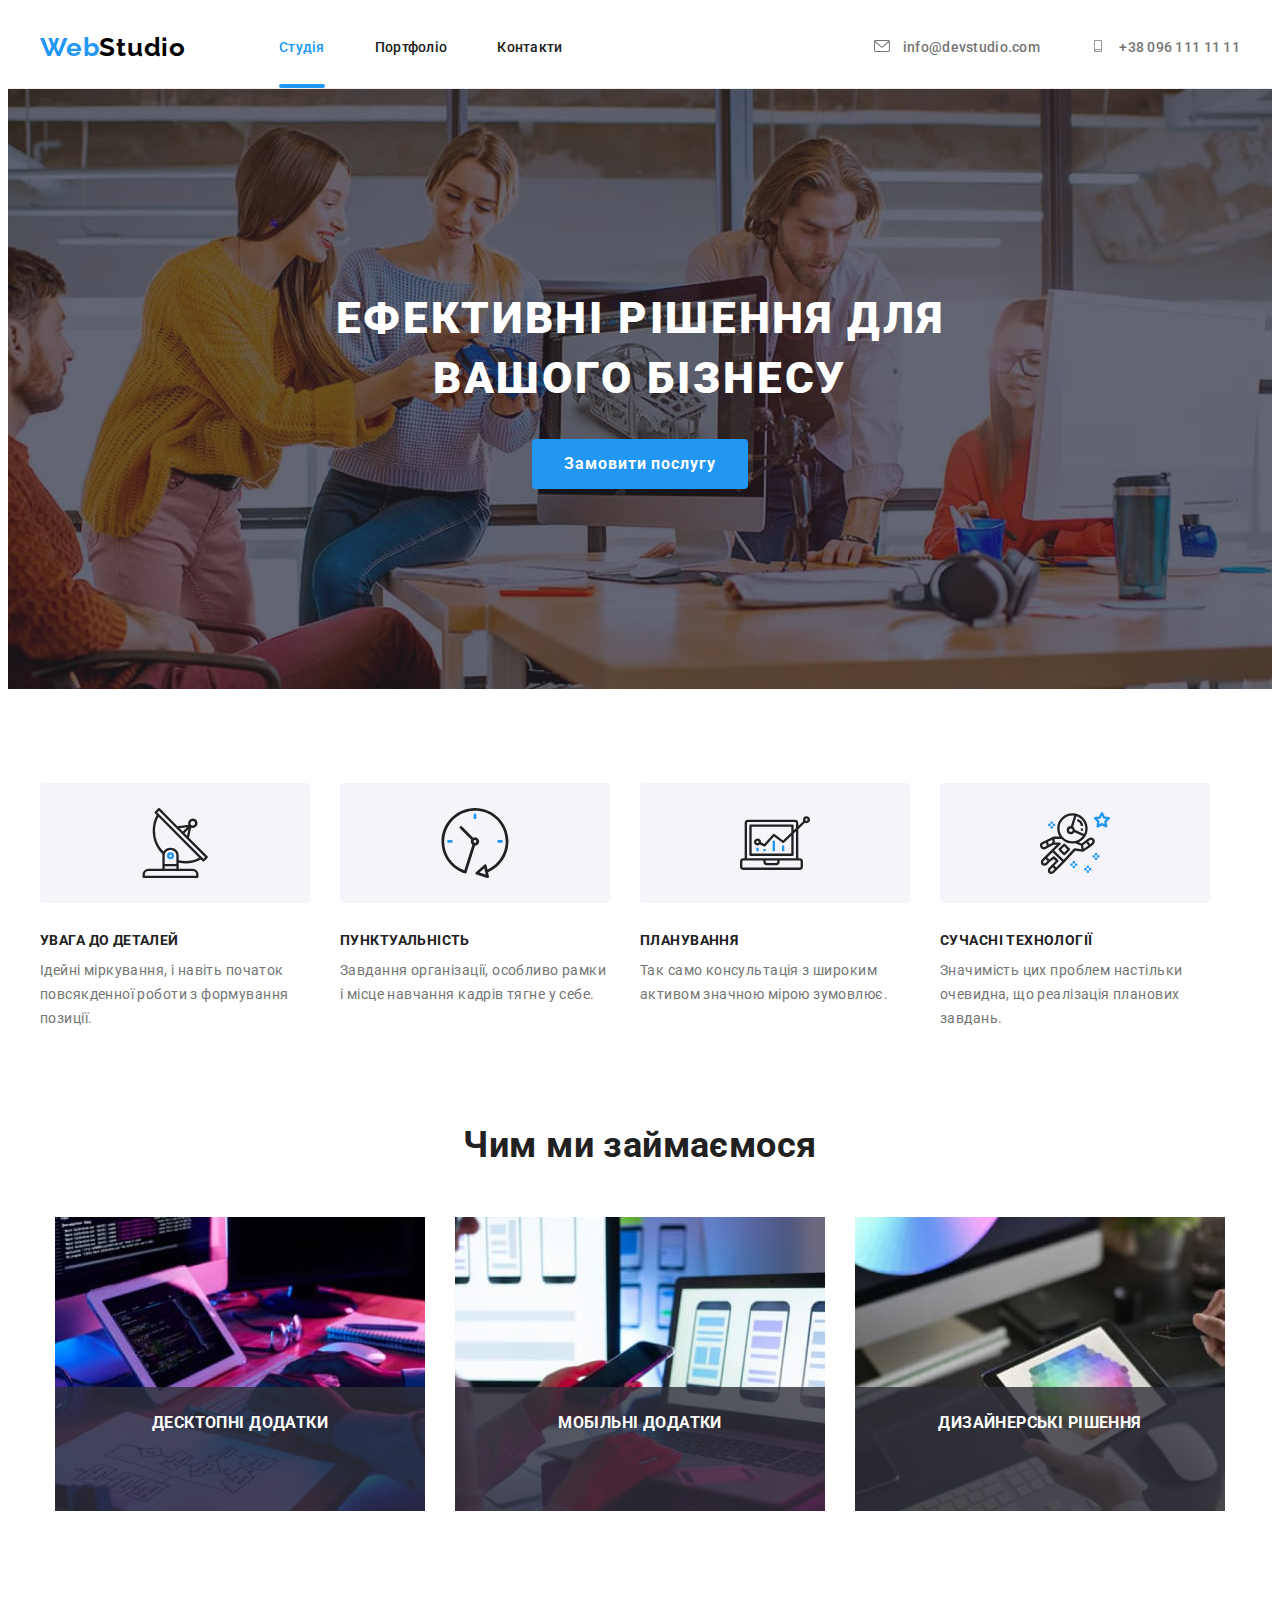
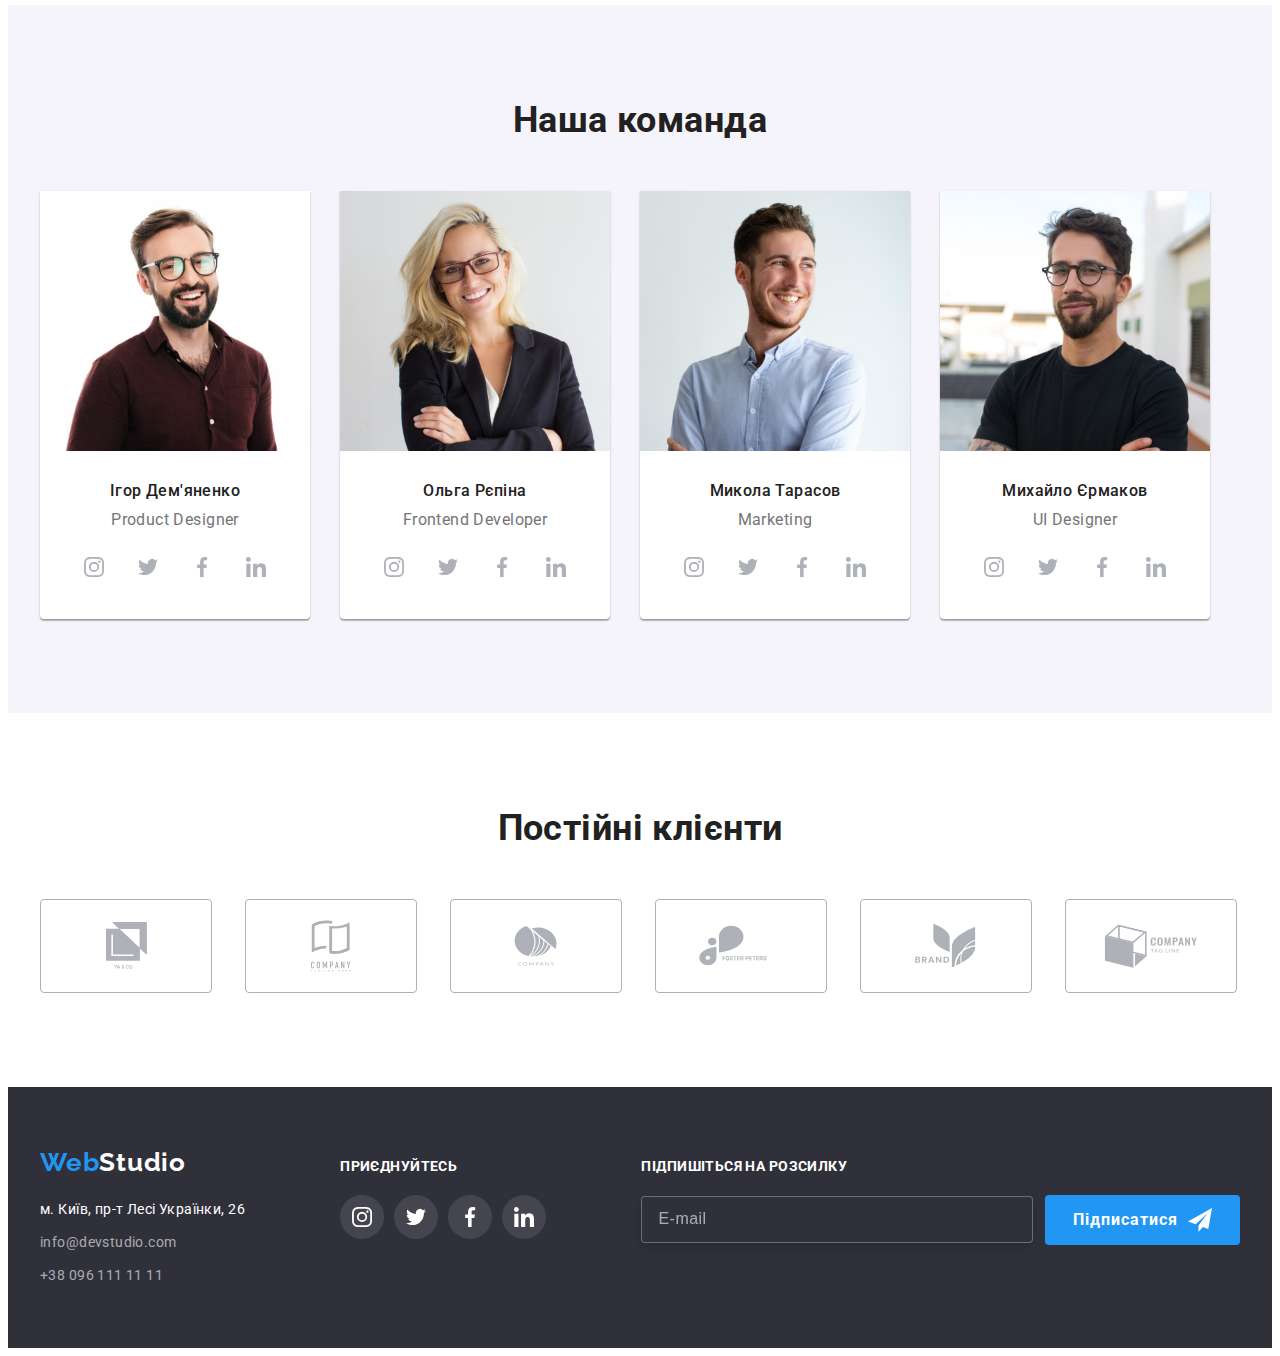
<file: index.html>
<!DOCTYPE html>
<html lang="uk">
  <head>
    <meta charset="UTF-8" />
    <meta http-equiv="X-UA-Compatible" content="IE=edge" />
    <meta name="viewport" content="width=device-width, initial-scale=1.0" />
    <title>WebStudio</title>
    <link rel="preconnect" href="https://fonts.googleapis.com" />
    <link rel="preconnect" href="https://fonts.gstatic.com" crossorigin />
    <link
      href="https://fonts.googleapis.com/css2?family=Raleway:wght@700&family=Roboto:wght@400;500;700;900&display=swap"
      rel="stylesheet"
    />
    <!-- normalize -->
    <link
      rel="stylesheet"
      href="https://cdnjs.cloudflare.com/ajax/libs/modern-normalize/1.1.0/modern-normalize.min.css"
      integrity="sha512-wpPYUAdjBVSE4KJnH1VR1HeZfpl1ub8YT/NKx4PuQ5NmX2tKuGu6U/JRp5y+Y8XG2tV+wKQpNHVUX03MfMFn9Q=="
      crossorigin="anonymous"
      referrerpolicy="no-referrer"
    />
    <!-- styles -->
    <!-- <link rel="stylesheet" href="./css/styles.css" /> -->
    <link rel="stylesheet" href="./css/main.min.css" />
  </head>
  <body>
    <!--Шапка сайту-->
    <header class="header">
      <div class="container header__container">
        <nav class="navigation">
          <a class="navigation__logo logo link" lang="en" href="./index.html"
            >Web<span class="navigation__accent">Studio</span></a
          >
          <ul class="menu list">
            <li class="menu__item">
              <a
                class="menu__link link current header-nav-element"
                href="./index.html"
                >Студія</a
              >
            </li>
            <li class="menu__item">
              <a class="menu__link link" href="./portfolio.html">Портфоліо</a>
            </li>
            <li class="menu__item">
              <a class="menu__link link" href="">Контакти</a>
            </li>
          </ul>
        </nav>
        <ul class="contact list">
          <li>
            <a class="contact__link link" href="mailto:info@devstudio.com">
              <svg class="contact__icon" width="16" height="12">
                <use href="./images/symbol-defs.svg#icon-envelope"></use>
              </svg>
              info@devstudio.com
            </a>
          </li>
          <li>
            <a class="contact__link link" href="tel:+380961111111">
              <svg class="contact__icon" width="16" height="12">
                <use href="./images/symbol-defs.svg#icon-smartphone"></use>
              </svg>
              +38 096 111 11 11
            </a>
          </li>
        </ul>
      </div>
    </header>

    <main>
      <!--Герой-->
      <section class="hero section">
        <div class="container">
          <h1 class="hero-title">Ефективні рішення для вашого бізнесу</h1>
          <button class="hero-btn button" data-modal-open type="button">
            Замовити послугу
          </button>
        </div>
      </section>
      <!--Наші переваги-->
      <section class="benefits section">
        <div class="container">
          <h2 class="visually-hidden">НАШІ ПЕРЕВАГИ</h2>
          <ul class="benefits__list list">
            <li>
              <div class="thumb">
                <svg class="benefits__icon" width="70" height="70">
                  <use href="./images/symbol-defs.svg#icon-antenna"></use>
                </svg>
              </div>
              <h3 class="benefits__title">УВАГА ДО ДЕТАЛЕЙ</h3>
              <p class="benefits__text">
                Ідейні міркування, і навіть початок повсякденної роботи з
                формування позиції.
              </p>
            </li>
            <li>
              <div class="thumb">
                <svg class="benefits__icon" width="70" height="70">
                  <use href="./images/symbol-defs.svg#icon-clock"></use>
                </svg>
              </div>
              <h3 class="benefits__title">ПУНКТУАЛЬНІСТЬ</h3>
              <p class="benefits__text">
                Завдання організації, особливо рамки і місце навчання кадрів
                тягне у себе.
              </p>
            </li>
            <li>
              <div class="thumb">
                <svg class="benefits__icon" width="70" height="70">
                  <use href="./images/symbol-defs.svg#icon-diagram"></use>
                </svg>
              </div>
              <h3 class="benefits__title">ПЛАНУВАННЯ</h3>
              <p class="benefits__text">
                Так само консультація з широким активом значною мірою зумовлює.
              </p>
            </li>
            <li>
              <div class="thumb">
                <svg class="benefits__icon" width="70" height="70">
                  <use href="./images/symbol-defs.svg#icon-astronaut"></use>
                </svg>
              </div>
              <h3 class="benefits__title">СУЧАСНІ ТЕХНОЛОГІЇ</h3>
              <p class="benefits__text">
                Значимість цих проблем настільки очевидна, що реалізація
                планових завдань.
              </p>
            </li>
          </ul>
        </div>
      </section>
      <!--Чим ми займаємося-->
      <section class="activity section">
        <div class="container">
          <h2 class="section__title">Чим ми займаємося</h2>
          <ul class="activity list">
            <li>
              <div class="wrap">
                <img
                  src="./images/box1.jpg"
                  alt="процес написання коду"
                  width="370"
                />
                <h3 class="activity__subtitle">Десктопні додатки</h3>
              </div>
            </li>
            <li>
              <div class="wrap">
                <img
                  src="./images/box2.jpg"
                  alt="дизайн телефонного додатку"
                  width="370"
                />
                <h3 class="activity__subtitle">Мобільні додатки</h3>
              </div>
            </li>
            <li>
              <div class="wrap">
                <img
                  src="./images/box3.jpg"
                  alt="графічний дизайн"
                  width="370"
                />
                <h3 class="activity__subtitle">Дизайнерські рішення</h3>
              </div>
            </li>
          </ul>
        </div>
      </section>
      <!--Наша команда-->
      <section class="team section">
        <div class="container">
          <h2 class="team-title section__title">Наша команда</h2>
          <ul class="team-list list">
            <li class="team-item item">
              <img
                src="./images/img.jpg"
                alt="чоловік в окулярах з бородою"
                width="270"
              />
              <div class="team-content">
                <h3 class="team-subtitle">Ігор Дем'яненко</h3>
                <p class="team-text" lang="en">Product Designer</p>
                <ul class="team-soc-list list">
                  <li class="team-soc-item">
                    <a class="team-soc-link" href="">
                      <svg class="team-soc-icon" width="20" height="20">
                        <use
                          href="./images/symbol-defs.svg#icon-instagram"
                        ></use>
                      </svg>
                    </a>
                  </li>
                  <li class="team-soc-item">
                    <a class="team-soc-link link" href="">
                      <svg class="team-soc-icon" width="20" height="20">
                        <use href="./images/symbol-defs.svg#icon-twitter"></use>
                      </svg>
                    </a>
                  </li>
                  <li class="team-soc-item">
                    <a class="team-soc-link link" href="">
                      <svg class="team-soc-icon" width="20" height="20">
                        <use
                          href="./images/symbol-defs.svg#icon-facebook"
                        ></use>
                      </svg>
                    </a>
                  </li>
                  <li class="team-soc-item">
                    <a class="team-soc-link link" href="">
                      <svg class="team-soc-icon" width="20" height="20">
                        <use
                          href="./images/symbol-defs.svg#icon-linkedin"
                        ></use>
                      </svg>
                    </a>
                  </li>
                </ul>
              </div>
            </li>
            <li class="team-item item">
              <img
                src="./images/img1.jpg"
                alt="усміхнена блондинка"
                width="270"
              />
              <div class="team-content">
                <h3 class="team-subtitle">Ольга Рєпіна</h3>
                <p class="team-text" lang="en">Frontend Developer</p>
                <ul class="team-soc-list list">
                  <li class="team-soc-item">
                    <a class="team-soc-link link" href="">
                      <svg class="team-soc-icon" width="20" height="20">
                        <use
                          href="./images/symbol-defs.svg#icon-instagram"
                        ></use>
                      </svg>
                    </a>
                  </li>
                  <li class="team-soc-item">
                    <a class="team-soc-link link" href="">
                      <svg class="team-soc-icon" width="20" height="20">
                        <use href="./images/symbol-defs.svg#icon-twitter"></use>
                      </svg>
                    </a>
                  </li>
                  <li class="team-soc-item">
                    <a class="team-soc-link link" href="">
                      <svg class="team-soc-icon" width="20" height="20">
                        <use
                          href="./images/symbol-defs.svg#icon-facebook"
                        ></use>
                      </svg>
                    </a>
                  </li>
                  <li class="team-soc-item">
                    <a class="team-soc-link link" href="">
                      <svg class="team-soc-icon" width="20" height="20">
                        <use
                          href="./images/symbol-defs.svg#icon-linkedin"
                        ></use>
                      </svg>
                    </a>
                  </li>
                </ul>
              </div>
            </li>
            <li class="team-item item">
              <img
                src="./images/img2.jpg"
                alt="веселий хлопець в сорочці"
                width="270"
              />
              <div class="team-content">
                <h3 class="team-subtitle">Микола Тарасов</h3>
                <p class="team-text" lang="en">Marketing</p>
                <ul class="team-soc-list list">
                  <li class="team-soc-item">
                    <a class="team-soc-link link" href="">
                      <svg class="team-soc-icon" width="20" height="20">
                        <use
                          href="./images/symbol-defs.svg#icon-instagram"
                        ></use>
                      </svg>
                    </a>
                  </li>
                  <li class="team-soc-item">
                    <a class="team-soc-link link" href="">
                      <svg class="team-soc-icon" width="20" height="20">
                        <use href="./images/symbol-defs.svg#icon-twitter"></use>
                      </svg>
                    </a>
                  </li>
                  <li class="team-soc-item">
                    <a class="team-soc-link link" href="">
                      <svg class="team-soc-icon" width="20" height="20">
                        <use
                          href="./images/symbol-defs.svg#icon-facebook"
                        ></use>
                      </svg>
                    </a>
                  </li>
                  <li class="team-soc-item">
                    <a class="team-soc-link link" href="">
                      <svg class="team-soc-icon" width="20" height="20">
                        <use
                          href="./images/symbol-defs.svg#icon-linkedin"
                        ></use>
                      </svg>
                    </a>
                  </li>
                </ul>
              </div>
            </li>
            <li class="team-item item">
              <img
                src="./images/img3.jpg"
                alt="бородатий чоловік у футболці"
                width="270"
              />
              <div class="team-content">
                <h3 class="team-subtitle">Михайло Єрмаков</h3>
                <p class="team-text" lang="en">UI Designer</p>
                <ul class="team-soc-list list">
                  <li class="team-soc-item">
                    <a class="team-soc-link link" href="">
                      <svg class="team-soc-icon" width="20" height="20">
                        <use
                          href="./images/symbol-defs.svg#icon-instagram"
                        ></use>
                      </svg>
                    </a>
                  </li>
                  <li class="team-soc-item">
                    <a class="team-soc-link link" href="">
                      <svg class="team-soc-icon" width="20" height="20">
                        <use href="./images/symbol-defs.svg#icon-twitter"></use>
                      </svg>
                    </a>
                  </li>
                  <li class="team-soc-item">
                    <a class="team-soc-link link" href="">
                      <svg class="team-soc-icon" width="20" height="20">
                        <use
                          href="./images/symbol-defs.svg#icon-facebook"
                        ></use>
                      </svg>
                    </a>
                  </li>
                  <li class="team-soc-item">
                    <a class="team-soc-link link" href="">
                      <svg class="team-soc-icon" width="20" height="20">
                        <use
                          href="./images/symbol-defs.svg#icon-linkedin"
                        ></use>
                      </svg>
                    </a>
                  </li>
                </ul>
              </div>
            </li>
          </ul>
        </div>
      </section>

      <!-- ПОСТІЙНІ КЛШЄНТИ -->

      <section class="customers section">
        <div class="container">
          <h2 class="customers-title section__title">Постійні клієнти</h2>
          <ul class="customers-list list">
            <li class="customers-item">
              <a class="customers-link link" href="">
                <svg class="customers-icon" width="41" height="47">
                  <use href="./images/symbol-defs.svg#icon-yaco"></use>
                </svg>
              </a>
            </li>
            <li class="customers-item">
              <a class="customers-link link" href="">
                <svg class="customers-icon" width="40" height="52">
                  <use href="./images/symbol-defs.svg#icon-tagline"></use>
                </svg>
              </a>
            </li>
            <li class="customers-item">
              <a class="customers-link link" href="">
                <svg class="customers-icon" width="43" height="41">
                  <use href="./images/symbol-defs.svg#icon-company"></use>
                </svg>
              </a>
            </li>
            <li class="customers-item">
              <a class="customers-link link" href="">
                <svg class="customers-icon" width="84" height="41">
                  <use href="./images/symbol-defs.svg#icon-foster"></use>
                </svg>
              </a>
            </li>
            <li class="customers-item">
              <a class="customers-link link" href="">
                <svg class="customers-icon" width="63" height="45">
                  <use href="./images/symbol-defs.svg#icon-brand"></use>
                </svg>
              </a>
            </li>
            <li class="customers-item">
              <a class="customers-link link" href="">
                <svg class="customers-icon" width="94" height="44">
                  <use
                    href="./images/symbol-defs.svg#icon-company-tagline"
                  ></use>
                </svg>
              </a>
            </li>
          </ul>
        </div>
      </section>
    </main>

    <!--Підвал-->

    <footer class="footer">
      <div class="container">
        <div class="footer-bloc">
          <a class="footer-logo link logo" lang="en" href="./index.html"
            >Web<span class="footer-accent">Studio</span></a
          >
          <address class="address">
            <ul class="footer-list list">
              <li>
                <a class="footer-link link" href=""
                  >м. Київ, пр-т Лесі Українки, 26</a
                >
              </li>
              <li class="footer-item">
                <a
                  class="footer-contact-link link"
                  href="mailto:info@devstudio.com"
                  >info@devstudio.com
                </a>
              </li>
              <li class="footer-item">
                <a class="footer-contact-link link" href="tel:+380961111111"
                  >+38 096 111 11 11</a
                >
              </li>
            </ul>
          </address>
        </div>

        <div class="footer-soc-bloc">
          <h3 class="footer-title">приєднуйтесь</h3>
          <ul class="footer-soc-list list">
            <li>
              <a href="" class="footer-soc-link link">
                <svg class="footer-soc-icon" width="20" height="20">
                  <use href="./images/symbol-defs.svg#icon-instagram"></use>
                </svg>
              </a>
            </li>
            <li>
              <a href="" class="footer-soc-link link">
                <svg class="footer-soc-icon" width="20" height="20">
                  <use href="./images/symbol-defs.svg#icon-twitter"></use>
                </svg>
              </a>
            </li>
            <li>
              <a href="" class="footer-soc-link link">
                <svg class="footer-soc-icon" width="20" height="20">
                  <use href="./images/symbol-defs.svg#icon-facebook"></use>
                </svg>
              </a>
            </li>
            <li>
              <a href="" class="footer-soc-link link">
                <svg class="footer-soc-icon" width="20" height="20">
                  <use href="./images/symbol-defs.svg#icon-linkedin"></use>
                </svg>
              </a>
            </li>
          </ul>
        </div>
        <div class="footer-sign-up-bloc">
          <h3 class="footer-title">Підпишіться на розсилку</h3>
          <form>
            <div class="sign-up-wrap">
              <input
                type="email"
                name="user-email"
                class="sign-up-input"
                placeholder="E-mail"
              />
              <button type="submit" class="sign-up-btn button">
                Підписатися
                <svg class="sign-up-icon" width="24" height="24">
                  <use href="./images/symbol-defs.svg#icon-send"></use>
                </svg>
              </button>
            </div>
          </form>
        </div>
      </div>
    </footer>

    <div class="backdrop is-hidden" data-modal>
      <div class="modal">
        <button type="button" data-modal-close class="modal-btn">
          <svg class="modal-close-icone" width="18" height="18">
            <use href="./images/symbol-defs.svg#close-black"></use>
          </svg>
        </button>
        <p class="modal-title">Залиште свої дані, ми вам передзвонимо</p>
        <form>
          <div class="modal-field">
            <label for="user-name" class="modal-label">Ім'я</label>
            <div class="input-wrap">
              <input
                type="text"
                name="user-name"
                class="modal-input"
                id="user-name"
              />
              <svg class="modal-input-icon" width="18" height="18">
                <use href="./images/symbol-defs.svg#person-black"></use>
              </svg>
            </div>
          </div>
          <div class="modal-field">
            <label for="user-tel" class="modal-label">Телефон</label>
            <div class="input-wrap">
              <input
                type="tel"
                name="user-tel"
                class="modal-input"
                id="user-tel"
              />
              <svg class="modal-input-icon" width="18" height="18">
                <use href="./images/symbol-defs.svg#phone-black"></use>
              </svg>
            </div>
          </div>
          <div class="modal-field">
            <label for="user-email" class="modal-label">Пошта</label>
            <div class="input-wrap">
              <input
                type="email"
                name="user-email"
                class="modal-input"
                id="user-email"
              />
              <svg class="modal-input-icon" width="18" height="18">
                <use href="./images/symbol-defs.svg#email-black"></use>
              </svg>
            </div>
          </div>
          <div class="modal-field form-comment">
            <label for="user-text" class="modal-label">Коментар</label>
            <textarea
              name="user-text"
              id="user-text"
              class="modal-comment"
              placeholder="Введіть текст"
            ></textarea>
          </div>
          <div class="modal-field checkbox">
            <input
              type="checkbox"
              class="input-check visually-hidden"
              name="conditions"
              value="true"
              id="conditions"
            />
            <label for="conditions" class="check-text">
              <span class="check-wrap">
                <svg class="check-icon" width="16" height="15">
                  <use href="./images/symbol-defs.svg#icon-check"></use>
                </svg>
              </span>
              Погоджуюся з розсилкою та приймаю
              <a class="check-conditions link" href="">Умови договору</a></label
            >
          </div>
          <button type="submit" class="modal-button button">Відправити</button>
        </form>
      </div>
    </div>
    <script src="./js/modal.js"></script>
  </body>
</html>
</file>
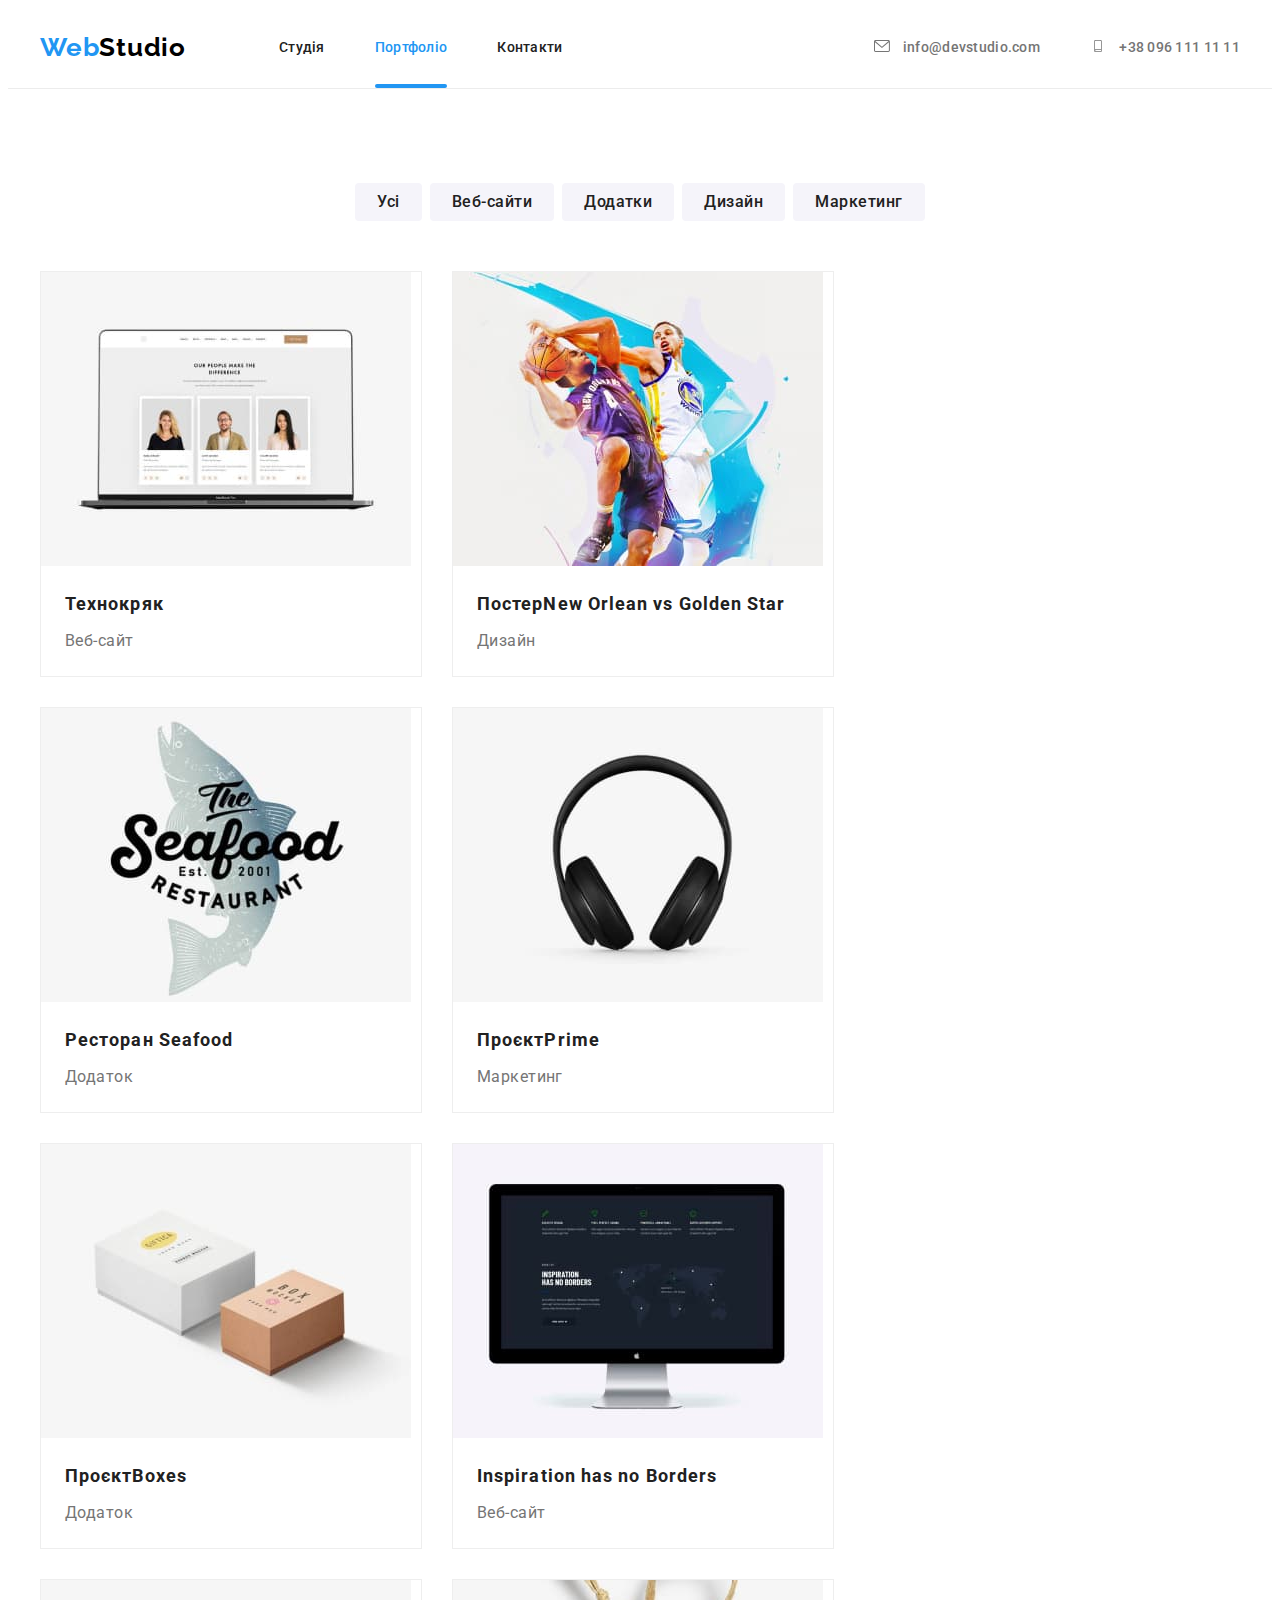
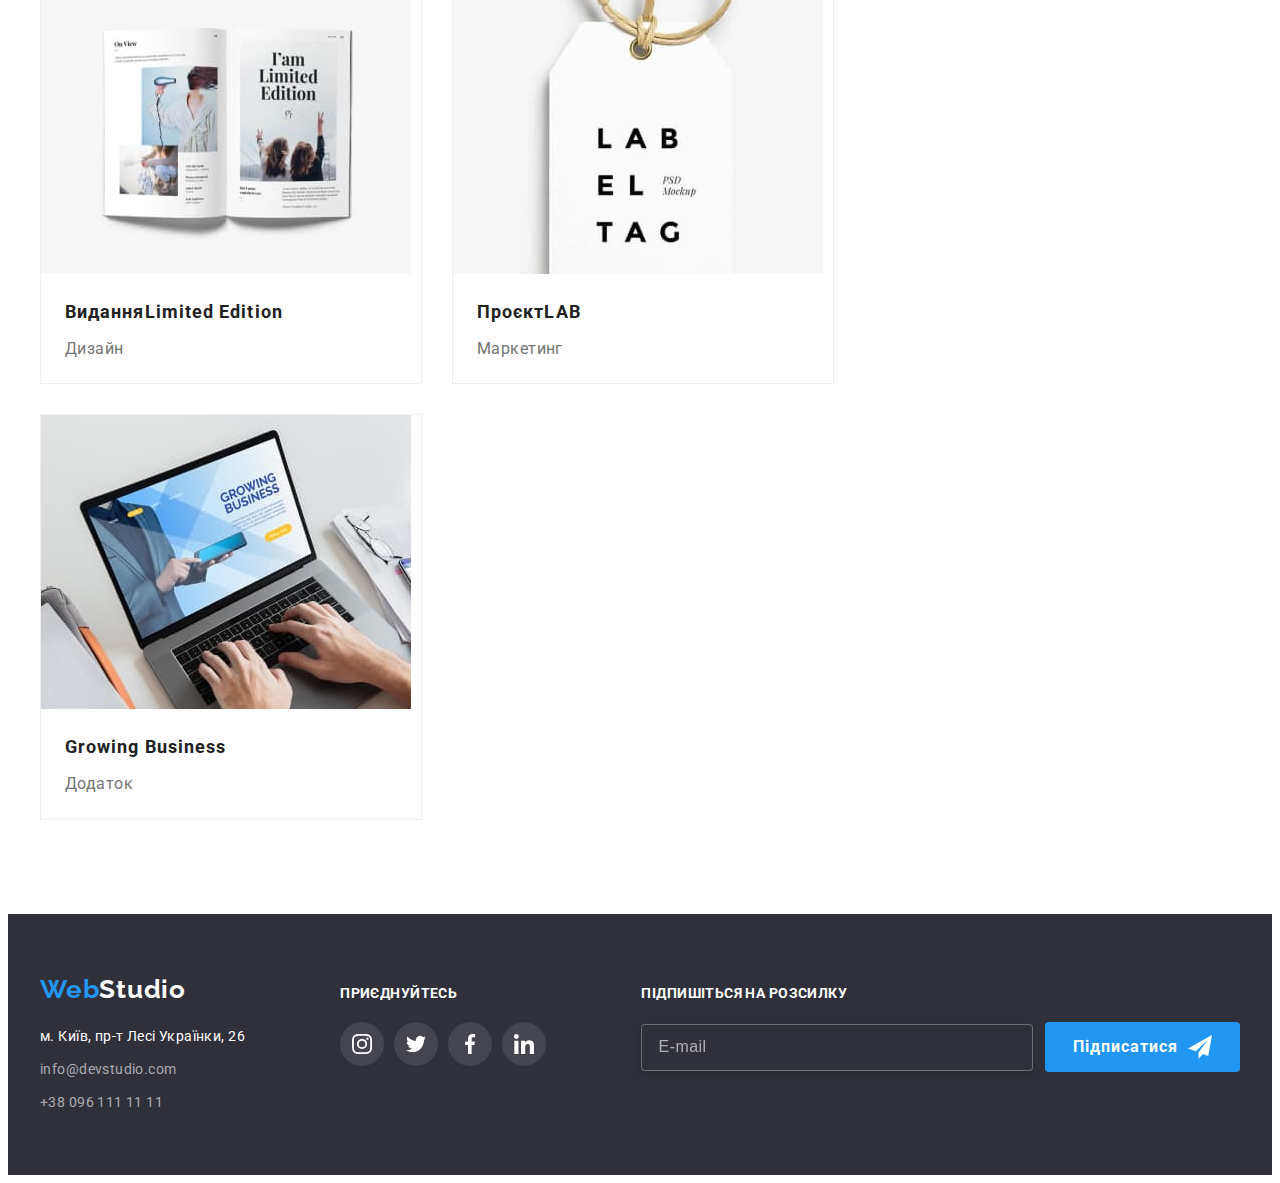
<file: portfolio.html>
<!DOCTYPE html>
<html lang="uk">
  <head>
    <meta charset="UTF-8" />
    <meta http-equiv="X-UA-Compatible" content="IE=edge" />
    <meta name="viewport" content="width=device-width, initial-scale=1.0" />
    <title>Portfolio</title>
    <link rel="preconnect" href="https://fonts.googleapis.com" />
    <link rel="preconnect" href="https://fonts.gstatic.com" crossorigin />
    <link
      href="https://fonts.googleapis.com/css2?family=Raleway:wght@700&family=Roboto:wght@400;500;700;900&display=swap"
      rel="stylesheet"
    />
    <!-- normalize -->
    <link
      rel="stylesheet"
      href="https://cdnjs.cloudflare.com/ajax/libs/modern-normalize/1.1.0/modern-normalize.min.css"
      integrity="sha512-wpPYUAdjBVSE4KJnH1VR1HeZfpl1ub8YT/NKx4PuQ5NmX2tKuGu6U/JRp5y+Y8XG2tV+wKQpNHVUX03MfMFn9Q=="
      crossorigin="anonymous"
      referrerpolicy="no-referrer"
    />
    <!-- styles -->
    <!-- <link rel="stylesheet" href="./css/styles.css" /> -->
    <link rel="stylesheet" href="./css/main.min.css" />
  </head>

  <body>
    <!--Шапка сайту-->
    <header class="header">
      <div class="container header__container">
        <nav class="navigation">
          <a class="navigation__logo logo link" lang="en" href="./index.html"
            >Web<span class="navigation__accent">Studio</span></a
          >
          <ul class="menu list">
            <li class="menu__item">
              <a class="menu__link link" href="./index.html">Студія</a>
            </li>
            <li class="menu__item">
              <a
                class="menu__link link current header-nav-element"
                href="./portfolio.html"
                >Портфоліо</a
              >
            </li>
            <li class="menu__item">
              <a class="menu__link link" href="">Контакти</a>
            </li>
          </ul>
        </nav>
        <ul class="contact list">
          <li>
            <a class="contact__link link" href="mailto:info@devstudio.com">
              <svg class="contact__icon" width="16" height="12">
                <use href="./images/symbol-defs.svg#icon-envelope"></use>
              </svg>
              info@devstudio.com
            </a>
          </li>
          <li>
            <a class="contact__link link" href="tel:+380961111111">
              <svg class="contact__icon" width="16" height="12">
                <use href="./images/symbol-defs.svg#icon-smartphone"></use>
              </svg>
              +38 096 111 11 11</a
            >
          </li>
        </ul>
      </div>
    </header>

    <main>
      <!-- Портфоліо -->
      <section class="project section">
        <div class="container">
          <h1 class="visually-hidden">Портфоліо</h1>
          <ul class="project-list-button list">
            <li>
              <button class="project-btn button" type="button">Усі</button>
            </li>
            <li>
              <button class="project-btn button" type="button">
                Веб-сайти
              </button>
            </li>
            <li>
              <button class="project-btn button" type="button">Додатки</button>
            </li>
            <li>
              <button class="project-btn button" type="button">Дизайн</button>
            </li>
            <li>
              <button class="project-btn button" type="button">
                Маркетинг
              </button>
            </li>
          </ul>

          <ul class="project-list list">
            <li class="project-item">
              <a class="project-link link" href="">
                <div class="project-top-wrap">
                  <img src="./images/img4.jpg" alt="Ноутбук" width="370" />
                  <p class="project-top-text">
                    Ресурс пропонує комплексні пропозиції з різним рівнем
                    функціоналу та сервісів. Все це дозволить відвідувачу
                    отримати вичерпні відомості про компанію чи приватну особу.
                  </p>
                </div>
                <div class="portfolio-content">
                  <h2 class="project-title">Технокряк</h2>
                  <p class="project-text">Веб-сайт</p>
                </div>
              </a>
            </li>
            <li class="project-item">
              <a class="project-link link" href="">
                <div class="project-top-wrap">
                  <img
                    src="./images/img5.jpg"
                    alt="Два баскетболіста в стрибку"
                    width="370"
                  />
                  <p class="project-top-text">
                    Ресурс пропонує комплексні пропозиції з різним рівнем
                    функціоналу та сервісів. Все це дозволить відвідувачу
                    отримати вичерпні відомості про компанію чи приватну особу.
                  </p>
                </div>
                <div class="portfolio-content">
                  <h2 class="project-title">
                    Постер<span lang="en">New Orlean vs Golden Star</span>
                  </h2>
                  <p class="project-text">Дизайн</p>
                </div>
              </a>
            </li>
            <li class="project-item">
              <a class="project-link link" href="">
                <div class="project-top-wrap">
                  <img src="./images/img6.jpg" alt="Риба" width="370" />
                  <p class="project-top-text">
                    Ресурс пропонує комплексні пропозиції з різним рівнем
                    функціоналу та сервісів. Все це дозволить відвідувачу
                    отримати вичерпні відомості про компанію чи приватну особу.
                  </p>
                </div>
                <div class="portfolio-content">
                  <h2 class="project-title">
                    Ресторан <span lang="en">Seafood</span>
                  </h2>
                  <p class="project-text">Додаток</p>
                </div>
              </a>
            </li>
            <li class="project-item">
              <a class="project-link link" href="">
                <div class="project-top-wrap">
                  <img src="./images/img7.jpg" alt="Навушники" width="370" />
                  <p class="project-top-text">
                    Ресурс пропонує комплексні пропозиції з різним рівнем
                    функціоналу та сервісів. Все це дозволить відвідувачу
                    отримати вичерпні відомості про компанію чи приватну особу.
                  </p>
                </div>
                <div class="portfolio-content">
                  <h2 class="project-title">
                    Проєкт<span lang="en">Prime</span>
                  </h2>
                  <p class="project-text">Маркетинг</p>
                </div>
              </a>
            </li>
            <li class="project-item">
              <a class="project-link link" href="">
                <div class="project-top-wrap">
                  <img
                    src="./images/img8.jpg"
                    alt="Дві коробочки"
                    width="370"
                  />
                  <p class="project-top-text">
                    Ресурс пропонує комплексні пропозиції з різним рівнем
                    функціоналу та сервісів. Все це дозволить відвідувачу
                    отримати вичерпні відомості про компанію чи приватну особу.
                  </p>
                </div>
                <div class="portfolio-content">
                  <h2 class="project-title">
                    Проєкт<span lang="en">Boxes</span>
                  </h2>
                  <p class="project-text">Додаток</p>
                </div>
              </a>
            </li>
            <li class="project-item">
              <a class="project-link link" href="">
                <div class="project-top-wrap">
                  <img src="./images/img9.jpg" alt="Монітор" width="370" />
                  <p class="project-top-text">
                    Ресурс пропонує комплексні пропозиції з різним рівнем
                    функціоналу та сервісів. Все це дозволить відвідувачу
                    отримати вичерпні відомості про компанію чи приватну особу.
                  </p>
                </div>
                <div class="portfolio-content">
                  <h2 class="project-title" lang="en">
                    Inspiration has no Borders
                  </h2>
                  <p class="project-text">Веб-сайт</p>
                </div>
              </a>
            </li>
            <li class="project-item">
              <a class="project-link link" href="">
                <div class="project-top-wrap">
                  <img src="./images/img10.jpg" alt="Журнал" width="370" />
                  <p class="project-top-text">
                    Ресурс пропонує комплексні пропозиції з різним рівнем
                    функціоналу та сервісів. Все це дозволить відвідувачу
                    отримати вичерпні відомості про компанію чи приватну особу.
                  </p>
                </div>
                <div class="portfolio-content">
                  <h2 class="project-title">
                    Видання<span lang="en">Limited Edition</span>
                  </h2>
                  <p class="project-text">Дизайн</p>
                </div>
              </a>
            </li>
            <li class="project-item">
              <a class="project-link link" href="">
                <div class="project-top-wrap">
                  <img src="./images/img11.jpg" alt="Бірка" width="370" />
                  <p class="project-top-text">
                    Ресурс пропонує комплексні пропозиції з різним рівнем
                    функціоналу та сервісів. Все це дозволить відвідувачу
                    отримати вичерпні відомості про компанію чи приватну особу.
                  </p>
                </div>
                <div class="portfolio-content">
                  <h2 class="project-title">
                    Проєкт<span lang="en">LAB</span>
                  </h2>
                  <p class="project-text">Маркетинг</p>
                </div>
              </a>
            </li>
            <li class="project-item">
              <a class="project-link link" href="">
                <div class="project-top-wrap">
                  <img
                    src="./images/img12.jpg"
                    alt="Робота за ноутбуком"
                    width="370"
                  />
                  <p class="project-top-text">
                    Ресурс пропонує комплексні пропозиції з різним рівнем
                    функціоналу та сервісів. Все це дозволить відвідувачу
                    отримати вичерпні відомості про компанію чи приватну особу.
                  </p>
                </div>
                <div class="portfolio-content">
                  <h2 class="project-title" lang="en">Growing Business</h2>
                  <p class="project-text">Додаток</p>
                </div>
              </a>
            </li>
          </ul>
        </div>
      </section>
    </main>

    <!--Підвал-->
    <footer class="footer">
      <div class="container">
        <div class="footer-bloc">
          <a class="footer-logo link logo" lang="en" href="./index.html"
            >Web<span class="footer-accent">Studio</span></a
          >
          <address class="address">
            <ul class="footer-list list">
              <li>
                <a class="footer-link link" href=""
                  >м. Київ, пр-т Лесі Українки, 26</a
                >
              </li>
              <li class="footer-item">
                <a
                  class="footer-contact-link link"
                  href="mailto:info@devstudio.com"
                  >info@devstudio.com
                </a>
              </li>
              <li class="footer-item">
                <a class="footer-contact-link link" href="tel:+380961111111"
                  >+38 096 111 11 11</a
                >
              </li>
            </ul>
          </address>
        </div>

        <div class="footer-soc-bloc">
          <h3 class="footer-title">приєднуйтесь</h3>
          <ul class="footer-soc-list list">
            <li>
              <a href="" class="footer-soc-link link">
                <svg class="footer-soc-icon" width="20" height="20">
                  <use href="./images/symbol-defs.svg#icon-instagram"></use>
                </svg>
              </a>
            </li>
            <li>
              <a href="" class="footer-soc-link link">
                <svg class="footer-soc-icon" width="20" height="20">
                  <use href="./images/symbol-defs.svg#icon-twitter"></use>
                </svg>
              </a>
            </li>
            <li>
              <a href="" class="footer-soc-link link">
                <svg class="footer-soc-icon" width="20" height="20">
                  <use href="./images/symbol-defs.svg#icon-facebook"></use>
                </svg>
              </a>
            </li>
            <li>
              <a href="" class="footer-soc-link link">
                <svg class="footer-soc-icon" width="20" height="20">
                  <use href="./images/symbol-defs.svg#icon-linkedin"></use>
                </svg>
              </a>
            </li>
          </ul>
        </div>
        <div class="footer-sign-up-bloc">
          <h3 class="footer-title">Підпишіться на розсилку</h3>
          <form>
            <div class="sign-up-wrap">
              <input
                type="email"
                name="user-email"
                class="sign-up-input"
                placeholder="E-mail"
              />
              <button type="submit" class="sign-up-btn button">
                Підписатися
                <svg class="sign-up-icon" width="24" height="24">
                  <use href="./images/symbol-defs.svg#icon-send"></use>
                </svg>
              </button>
            </div>
          </form>
        </div>
      </div>
    </footer>
  </body>
</html>
</file>
<file: css/styles.css>
:root {
  --main-title-color: #212121;
  --second-title-color: #ffffff;
  --main-text-color: #757575;
  --typical-lh: 1.17;
  --main-font: "Roboto", sans-serif;
  --main-background-color: #ffffff;
  --second-background-color: #2f303a;
  --main-icon-color: #afb1b8;
  --second-icon-color: #ffffff;
  --hover-color: #2196f3;
  --background-color: #f5f4fa;
  --cubic: cubic-bezier(0.4, 0, 0.2, 1);
}

body {
  font-family: var(--main-font);
  background-color: var(--main-background-color);
  color: var(--main-text-color);
  letter-spacing: 0.03em;
  font-size: 14px;
}

/* скидання маржина */

h1,
h2,
h3,
p {
  margin: 0;
}

/* Скидання для зображень */
img {
  display: block;
  max-width: 100%;
  height: auto;
}

/* Скидання базових стилів для списків */

.list {
  list-style: none;
  padding-left: 0;
  margin: 0;
}

/* Скидання підкреслень для посилань */

.link {
  text-decoration: none;
}

/* Скидання курсива для address */

address {
  font-style: normal;
  line-height: 1.71;
}

/* Utilit */

.container {
  width: 1200px;
  margin: 0 auto;
  padding: 0 15px;
}

.section {
  padding-top: 94px;
  padding-bottom: 94px;
}

/*------------------- Header--------------- */

.header {
  border-bottom: 1px solid #ececec;
}

.header .container {
  display: flex;
  align-items: center;
}

.header-nav {
  display: flex;
}

.logo {
  font-family: "Raleway", sans-serif;
  font-style: normal;
  font-weight: 700;
  font-size: 26px;
  line-height: 1.19;
  letter-spacing: 0.03em;
  color: #2196f3;

  display: block;
}

.header-logo {
  padding: 24px 0 25px 0;
  margin-right: 93px;
}

.header-nav-list {
  display: flex;
  align-items: center;
  gap: 50px;
}

.header-contact-list {
  display: flex;
  gap: 50px;
  margin-left: auto;
}

.accent {
  color: #000000;
}

.header-nav-link {
  font-weight: 500;
  line-height: 1.14;
  letter-spacing: 0.02em;
  color: var(--main-title-color);

  display: block;
  padding: 32px 0;

  position: relative;
  transition: color 250ms var(--cubic);
}

.current {
  color: var(--hover-color);
}

.header-nav-element::after {
  content: "";
  position: absolute;

  display: block;
  bottom: 0;
  width: 100%;
  height: 4px;
  border-radius: 2px;
  background-color: var(--hover-color);
}

.contact-link {
  font-weight: 500;
  line-height: 1.14;
  letter-spacing: 0.02em;
  color: var(--main-text-color);

  display: block;
  padding: 32px 0;

  transition: color 250ms var(--cubic);
}

.header-nav-link:hover,
.header-nav-link:focus {
  color: var(--hover-color);
}

.contact-link:hover,
.contact-link:focus {
  color: var(--hover-color);
}

.nav-icon {
  margin-right: 10px;
  fill: var(--main-text-color);
}

.contact-link:hover .nav-icon,
.contact-link:focus .nav-icon {
  fill: var(--hover-color);
}

/*-------------- Hero ------------------*/

.hero {
  background-color: var(--second-background-color);
  background-image: linear-gradient(
      rgba(47, 48, 58, 0.4),
      rgba(47, 48, 58, 0.4)
    ),
    url(../images/hero-bg.jpg);
  background-repeat: no-repeat;
  background-position: center;
  background-size: cover;

  max-width: 1600px;
  text-align: center;
  padding: 200px 0;
  margin: 0 auto;
}

.hero-title {
  font-weight: 900;
  font-size: 44px;
  line-height: 1.36;
  letter-spacing: 0.06em;
  text-transform: uppercase;
  color: var(--second-title-color);

  width: 696px;
  margin-bottom: 30px;
  margin-left: auto;
  margin-right: auto;
  text-align: center;
}

.hero-btn {
  font-family: inherit;
  font-weight: 700;
  font-size: 16px;
  line-height: 1.87;
  letter-spacing: 0.06em;
  color: var(--second-title-color);
  background: #2196f3;
  cursor: pointer;

  padding: 10px 32px;
  border-radius: 4px;
  border: none;

  transition: color 250ms var(--cubic);
}

.hero-btn:hover,
.hero-btn:focus {
  background: #188ce8;
  box-shadow: 0px 4px 4px rgba(0, 0, 0, 0.15);
}

/* ------------------Benefits------------ */

.visually-hidden {
  position: absolute;
  width: 1px;
  height: 1px;
  overflow: hidden;
  border: 0;
  padding: 0;
  clip: rect(0 0 0 0);
  clip-path: inset(50%);
  margin: -1px;
  white-space: nowrap;
}

.thumb {
  border-radius: 4px;
  background-color: var(--background-color);
  margin-bottom: 30px;

  height: 120px;
  display: flex;
  justify-content: center;
  align-items: center;
}

.benefits {
  margin-left: auto;
  margin-right: auto;
}

.benefits-list {
  display: flex;
  gap: 30px;
}

.benefits-title {
  font-size: 14px;
  line-height: 1.14;
  color: var(--main-title-color);

  margin-bottom: 10px;
}
.benefits-text {
  line-height: 1.71;
  max-width: 270px;
}

/*------------------------ Activity----------------- */

.section-title {
  font-size: 36px;
  line-height: var(--typical-lh);
  color: var(--main-title-color);
  text-align: center;
  margin-bottom: 50px;
}

.activity {
  padding-top: 0;
}

.activity-wrap {
  position: relative;
}

.activity-subtitle {
  position: absolute;

  font-weight: 700;
  line-height: 1.14;
  text-align: center;
  text-transform: uppercase;
  padding: 27px 0;

  color: var(--second-title-color);
  background-color: rgba(47, 48, 58, 0.8);

  bottom: 0;
  left: 0;
  width: 100%;
  height: 70px;
}

.activity-list {
  display: flex;
  gap: 30px;
  justify-content: center;
}

/* ---------Team------------- */

.team {
  background: var(--background-color);
}

.team-list {
  display: flex;
  gap: 30px;
}

.team-content {
  text-align: center;
  padding: 30px 0;
}

.team-subtitle {
  font-weight: 500;
  font-size: 16px;
  line-height: 1.19;
  color: var(--main-title-color);

  margin-bottom: 10px;
}
.team-text {
  font-size: 16px;
  line-height: 1.19;

  margin-bottom: 16px;
}

.team-soc-list {
  display: flex;
  gap: 10px;
  justify-content: center;
}

.team-item {
  background: var(--main-background-color);
  box-shadow: 0px 1px 3px rgba(0, 0, 0, 0.12), 0px 1px 1px rgba(0, 0, 0, 0.14),
    0px 2px 1px rgba(0, 0, 0, 0.2);
  border-radius: 0px 0px 4px 4px;
}

.team-soc-link {
  width: 44px;
  height: 44px;
  border-radius: 50%;
  display: flex;
  align-items: center;
  justify-content: center;
  color: var(--main-icon-color);

  transition: color 250ms var(--cubic), background-color 250ms var(--cubic);
}

.team-soc-icon {
  fill: currentColor;
}

.team-soc-link:hover,
.team-soc-link:focus {
  background-color: var(--hover-color);
  color: var(--second-icon-color);
}

/* -------------------customers---------------- */

.customers-list {
  display: flex;
  gap: 30px;
}

.customers-item {
  width: calc((100% - 150px) / 6);
}

.customers-link {
  display: flex;
  align-items: center;
  justify-content: center;

  fill: var(--main-icon-color);
  border: 1px solid var(--main-icon-color);
  border-radius: 4px;
  width: 170px;
  height: 92px;

  transition: border 250ms var(--cubic);
}

.customers-link:hover,
.customers-link:focus {
  border-color: var(--hover-color);
}

.customers-link:hover .customers-icon,
.customers-link:focus .customers-icon {
  fill: var(--hover-color);
}

/* --------------------Footer------------------ */

.footer {
  background: var(--second-background-color);
  padding: 60px 0;
}

.footer .container {
  display: flex;
  align-items: baseline;
  justify-content: space-between;
}

.footer-logo {
  margin-bottom: 20px;
  padding: 0;
}

.footer-accent {
  color: #ffffff;
}

.footer-link {
  color: var(--second-title-color);
}

.footer-contact-link {
  color: rgba(255, 255, 255, 0.6);

  transition: color 250ms var(--cubic);
}

.footer-list .footer-item {
  margin-top: 9px;
}

.footer-contact-link:hover,
.footer-contact-link:focus {
  color: #2196f3;
}

.footer-title {
  font-weight: 700;
  font-size: 14px;
  line-height: 1.14;
  text-transform: uppercase;
  color: var(--second-title-color);

  margin-bottom: 20px;
}

.footer-soc-list {
  display: flex;
  justify-content: center;
  gap: 10px;
}

.footer-soc-link {
  display: flex;
  align-items: center;
  justify-content: center;
  width: 44px;
  height: 44px;
  border-radius: 50%;
  background-color: rgba(255, 255, 255, 0.1);
  fill: var(--second-icon-color);

  transition: background-color 250ms var(--cubic);
}

.footer-soc-link:hover,
.footer-soc-link:focus {
  background-color: var(--hover-color);
}

/* SIGN-UP */

.sign-up-wrap {
  display: flex;
  align-items: center;
}

.sign-up-input {
  display: inline-block;
  width: 358px;
  border-radius: 4px;
  border: 1px solid rgba(255, 255, 255, 0.3);
  filter: drop-shadow(0px 4px 4px rgba(0, 0, 0, 0.15));
  background-color: var(--second-background-color);
  color: #ffffff;
  outline: transparent;

  padding: 15px 16px;
  margin-right: 12px;
}

.sign-up-input::placeholder {
  font-style: normal;
  font-weight: 400;
  font-size: 16px;
  line-height: 1.25;

  display: flex;
  align-items: center;
  letter-spacing: 0.03em;

  color: rgba(255, 255, 255, 0.6);
}

.sign-up-btn {
  font-family: inherit;
  font-weight: 700;
  font-size: 16px;
  line-height: 1.88;
  letter-spacing: 0.06em;
  color: var(--second-title-color);

  display: flex;
  align-items: center;
  text-align: center;
  margin: 0 auto;

  width: 200px;
  height: 50px;
  padding: 10px 28px;
  background: #2196f3;
  border-radius: 4px;
  border: none;
  outline: transparent;
  cursor: pointer;

  transition: color 250ms var(--cubik);
}

.sign-up-btn:hover,
.sign-up-btn:focus {
  background: #188ce8;
  box-shadow: 0px 4px 4px rgba(0, 0, 0, 0.15);
}

.sign-up-icon {
  margin-left: 10px;
}

/* ------------------PORTFOLIO----------------- */

.project-list-button {
  display: flex;
  gap: 8px;
  margin-bottom: 50px;
  justify-content: center;
}

.button {
  font-family: inherit;
  font-style: normal;
  font-weight: 500;
  font-size: 16px;
  line-height: 1.62;
  letter-spacing: 0.03em;
  color: var(--main-title-color);
  cursor: pointer;
  background-color: var(--background-color);
  border-radius: 4px;
  border: 0;

  padding: 6px 22px;

  transition: color 250ms var(--cubic), background-color 250ms var(--cubic),
    box-shadow 250ms var(--cubic);
}

.button:hover,
.button:focus {
  color: var(--second-title-color);
  background: #2196f3;
  box-shadow: 0px 3px 1px rgba(0, 0, 0, 0.1), 0px 1px 2px rgba(0, 0, 0, 0.08),
    0px 2px 2px rgba(0, 0, 0, 0.12);
}

.project-list {
  display: flex;
  flex-wrap: wrap;
  gap: 30px;
}

.project-item {
  display: block;
  width: calc((100% - 60px) / 3);
  border: 1px solid #eeeeee;
}

.project-link:hover .project-top-text {
  transform: translateY(0);
}

.project-top-wrap {
  position: relative;
  overflow: hidden;
}

.project-top-text {
  position: absolute;

  top: 0;
  left: 0;

  height: 100%;
  background-color: rgba(33, 150, 243, 0.9);
  font-weight: 400;
  font-size: 18px;
  line-height: 1.56;
  color: #ffffff;

  padding: 63px 24px;

  transform: translateY(100%);
  transition: transform 250ms var(--cubic);
  overflow: auto;
}

.portfolio-content {
  padding: 20px 24px;
}

.project-title {
  font-size: 18px;
  line-height: 2;
  letter-spacing: 0.06em;
  color: var(--main-title-color);
  margin-bottom: 4px;
}

.project-text {
  font-size: 16px;
  line-height: 1.87;
  color: var(--main-text-color);
}

.project-link {
  display: block;

  transition: box-shadow 250ms var(--cubic);
}

.project-link:hover,
.project-link:focus {
  box-shadow: 0px 1px 1px rgba(0, 0, 0, 0.12), 0px 4px 4px rgba(0, 0, 0, 0.06),
    1px 4px 6px rgba(0, 0, 0, 0.16);
}

/* -------MODAL WINDOW------ */

.backdrop {
  position: fixed;
  top: 0;
  width: 100%;
  height: 100%;
  background-color: rgba(0, 0, 0, 0.2);
  transition: opacity 250ms var(--cubic), visibility 250ms var(--cubic);
}

.modal {
  width: 528px;
  height: 581px;
  background-color: var(--main-background-color);
  box-shadow: 0px 1px 3px rgba(0, 0, 0, 0.12), 0px 1px 1px rgba(0, 0, 0, 0.14),
    0px 2px 1px rgba(0, 0, 0, 0.2);
  border-radius: 4px;

  position: absolute;
  top: 50%;
  left: 50%;
  transform: translate(-50%, -50%) scale(1);
  transition: transform 250ms var(--cubic);
}

.backdrop.is-hidden .modal {
  transform: translate(-50%, -50%) scale(0);
}

.modal-btn {
  position: absolute;
  right: 8px;
  top: 8px;

  width: 30px;
  height: 30px;
  border: 1px solid rgba(0, 0, 0, 0.1);
  border-radius: 50%;
  background-color: transparent;
  padding: 6px;

  display: flex;
  align-items: center;
  justify-content: center;
  cursor: pointer;
  outline: transparent;

  transition: color 250ms var(--cubic);
}

.modal-btn:hover .modal-close-icone,
.modal-btn:focus .modal-close-icone {
  fill: var(--hover-color);
}

.is-hidden {
  opacity: 0;
  visibility: hidden;
  pointer-events: none;
}

.modal {
  padding: 40px;
}

.modal-title {
  font-weight: 700;
  font-size: 20px;
  line-height: 1.15;
  text-align: center;
  color: var(--main-title-color);

  margin-bottom: 12px;
}

.modal-field {
  margin-bottom: 10px;
}

.modal-field:last-child {
  margin-bottom: 0;
}

.form-comment {
  margin-bottom: 20px;
}

.modal-label {
  display: block;
  font-weight: 400;
  font-size: 12px;
  line-height: 1.17;
  letter-spacing: 0.01em;
  margin-bottom: 4px;
}

.input-wrap {
  position: relative;
}

.modal-input {
  width: 100%;
  height: 40px;
  border: 1px solid rgba(33, 33, 33, 0.2);
  border-radius: 4px;
  padding-left: 42px;
  outline: transparent;

  transition: color 250ms var(--cubic);
}

.modal-input:focus {
  border: 1px solid var(--hover-color);
}

.modal-input:focus + .modal-input-icon {
  fill: var(--hover-color);
}

.modal-input-icon {
  position: absolute;
  top: 50%;
  transform: translateY(-50%);
  left: 12px;
}

.modal-comment {
  display: block;
  width: 100%;
  height: 120px;
  margin-top: 4px;
  border: 1px solid rgba(33, 33, 33, 0.2);
  border-radius: 4px;
  resize: none;
  padding: 11px 16px 12px 16px;
  outline: transparent;

  transition: color 250ms var(--cubic);
}

.modal-comment:focus {
  border: 1px solid var(--hover-color);
}

.check-text {
  font-weight: 400;
  line-height: 1.71;
  display: flex;
  align-items: center;
}

.check-text .check-wrap {
  width: 16px;
  height: 15px;
  border: 2px solid #212121;
  border-radius: 2px;
  display: flex;
  align-items: center;
  justify-content: center;
  margin-right: 8px;
  fill: transparent;
  transition: background-color 250ms var(--cubik), fill 250ms var(--cubik),
    border-color 250ms var(--cubik);
}

.input-check:checked + .check-text .check-wrap {
  background-color: var(--hover-color);
  border-color: transparent;
  fill: var(--second-icon-color);
}

.check-conditions {
  position: relative;
  color: var(--hover-color);
  margin-left: 8px;
}

.check-conditions::after {
  position: absolute;
  content: "";
  width: 100%;
  border-bottom: 1px solid var(--hover-color);
  top: 18px;
  left: 0;
}

.checkbox {
  display: flex;
  justify-content: center;
  margin-bottom: 30px;
}

.modal-button {
  font-family: inherit;
  font-weight: 700;
  font-size: 16px;
  line-height: 1.88;
  letter-spacing: 0.06em;
  color: var(--second-title-color);

  display: flex;
  align-items: center;
  text-align: center;
  margin: 0 auto;

  width: 200px;
  height: 50px;
  padding: 10px 52px;
  background: #2196f3;
  border-radius: 4px;
  border: none;
  outline: transparent;
  transition: color 250ms var(--cubic);
}

.modal-button:hover,
.modal-button:focus {
  background: #188ce8;
  box-shadow: 0px 4px 4px rgba(0, 0, 0, 0.15);
}
</file>
<file: css/main.min.css>
h1,h2,h3,p{margin:0}img{display:block;max-width:100%;height:auto}.list{list-style:none;padding-left:0;margin:0}.link{text-decoration:none}address{font-style:normal;line-height:1.71}body{font-family:var(--main-font);background-color:var(--main-background-color);color:var(--main-text-color);letter-spacing:.03em;font-size:14px}.container{width:1200px;margin:0 auto;padding:0 15px}:root{--main-title-color: #212121;--second-title-color: #ffffff;--main-text-color: #757575;--typical-lh: 1.17;--main-font: "Roboto", sans-serif;--main-background-color: #ffffff;--second-background-color: #2f303a;--main-icon-color: #afb1b8;--second-icon-color: #ffffff;--hover-color: #2196f3;--background-color: #f5f4fa;--cubic: cubic-bezier(0.4, 0, 0.2, 1)}.button{font-family:inherit;font-weight:700;font-size:16px;line-height:1.88;letter-spacing:.06em;color:var(--second-title-color);display:flex;align-items:center;text-align:center;cursor:pointer;background:#2196f3;border-radius:4px;border:none;outline:rgba(0,0,0,0);transition:color 250ms var(--cubic)}.backdrop{position:fixed;top:0;width:100%;height:100%;background-color:rgba(0,0,0,.2);transition:opacity 250ms var(--cubic),visibility 250ms var(--cubic)}.modal{width:528px;height:581px;background-color:var(--main-background-color);box-shadow:0px 1px 3px rgba(0,0,0,.12),0px 1px 1px rgba(0,0,0,.14),0px 2px 1px rgba(0,0,0,.2);border-radius:4px;position:absolute;top:50%;left:50%;transform:translate(-50%, -50%) scale(1);transition:transform 250ms var(--cubic)}.backdrop.is-hidden .modal{transform:translate(-50%, -50%) scale(0)}.modal-btn{position:absolute;right:8px;top:8px;width:30px;height:30px;border:1px solid rgba(0,0,0,.1);border-radius:50%;background-color:rgba(0,0,0,0);padding:6px;display:flex;align-items:center;justify-content:center;cursor:pointer;outline:rgba(0,0,0,0);transition:color 250ms var(--cubic)}.modal-btn:hover .modal-close-icone,.modal-btn:focus .modal-close-icone{fill:var(--hover-color)}.is-hidden{opacity:0;visibility:hidden;pointer-events:none}.modal{padding:40px}.modal-title{font-weight:700;font-size:20px;line-height:1.15;text-align:center;color:var(--main-title-color);margin-bottom:12px}.modal-field{margin-bottom:10px}.modal-field:last-child{margin-bottom:0}.form-comment{margin-bottom:20px}.modal-label{display:block;font-weight:400;font-size:12px;line-height:1.17;letter-spacing:.01em;margin-bottom:4px}.input-wrap{position:relative}.modal-input{width:100%;height:40px;border:1px solid rgba(33,33,33,.2);border-radius:4px;padding-left:42px;outline:rgba(0,0,0,0);transition:color 250ms var(--cubic)}.modal-input:focus{border:1px solid var(--hover-color)}.modal-input-icon{position:absolute;top:50%;transform:translateY(-50%);left:12px}.modal-input:focus+.modal-input-icon{fill:var(--hover-color)}.modal-comment{display:block;width:100%;height:120px;margin-top:4px;border:1px solid rgba(33,33,33,.2);border-radius:4px;resize:none;padding:11px 16px 12px 16px;outline:rgba(0,0,0,0);transition:color 250ms var(--cubic)}.modal-comment:focus{border:1px solid var(--hover-color)}.check-text{font-weight:400;line-height:1.71;display:flex;align-items:center}.check-text .check-wrap{width:16px;height:15px;border:2px solid #212121;border-radius:2px;display:flex;align-items:center;justify-content:center;margin-right:8px;fill:rgba(0,0,0,0);transition:background-color 250ms var(--cubik),fill 250ms var(--cubik),border-color 250ms var(--cubik)}.input-check:checked+.check-text .check-wrap{background-color:var(--hover-color);border-color:rgba(0,0,0,0);fill:var(--second-icon-color)}.check-conditions{position:relative;color:var(--hover-color);margin-left:8px}.check-conditions::after{position:absolute;content:"";width:100%;border-bottom:1px solid var(--hover-color);top:18px;left:0}.checkbox{display:flex;justify-content:center;margin-bottom:30px}.modal-button{margin:0 auto;padding:10px 52px;outline:rgba(0,0,0,0)}.modal-button:hover,.modal-button:focus{background:#188ce8;box-shadow:0px 4px 4px rgba(0,0,0,.15)}.section{padding-top:94px;padding-bottom:94px}.visually-hidden{position:absolute;width:1px;height:1px;overflow:hidden;border:0;padding:0;clip:rect(0 0 0 0);-webkit-clip-path:inset(50%);clip-path:inset(50%);margin:-1px;white-space:nowrap}.header{border-bottom:1px solid #ececec}.header__container{display:flex;align-items:center}.navigation{display:flex}.logo{font-family:"Raleway",sans-serif;font-style:normal;font-weight:700;font-size:26px;line-height:1.19;letter-spacing:.03em;color:#2196f3;display:block}.navigation__logo{padding:24px 0 25px 0;margin-right:93px}.menu{display:flex;align-items:center;gap:50px}.contact{display:flex;gap:50px;margin-left:auto}.navigation__accent{color:#000}.menu__link{font-weight:500;line-height:1.14;letter-spacing:.02em;color:var(--main-title-color);display:block;padding:32px 0;position:relative;transition:color 250ms var(--cubic)}.menu__link:hover,.menu__link:focus{color:var(--hover-color)}.current{color:var(--hover-color)}.header-nav-element::after{content:" ";position:absolute;display:block;bottom:0;width:100%;height:4px;border-radius:2px;background-color:var(--hover-color)}.contact__link{font-weight:500;line-height:1.14;letter-spacing:.02em;color:var(--main-text-color);display:block;padding:32px 0;transition:color 250ms var(--cubic)}.contact__link:hover,.contact__link:focus{color:var(--hover-color)}.contact__icon{margin-right:10px;fill:var(--main-text-color)}.contact__link:hover .contact__icon,.contact__link:focus .contact__icon{fill:var(--hover-color)}.hero{background-color:var(--second-background-color);background-image:linear-gradient(rgba(47, 48, 58, 0.4), rgba(47, 48, 58, 0.4)),url(../images/hero-bg.jpg);background-repeat:no-repeat;background-position:center;background-size:cover;max-width:1600px;text-align:center;padding:200px 0;margin:0 auto}.hero-title{font-weight:900;font-size:44px;line-height:1.36;letter-spacing:.06em;text-transform:uppercase;color:var(--second-title-color);width:696px;margin-bottom:30px;margin-left:auto;margin-right:auto;text-align:center}.hero-btn{padding:10px 32px;margin:0 auto}.hero-btn:hover,.hero-btn:focus{background:#188ce8;box-shadow:0px 4px 4px rgba(0,0,0,.15)}.thumb{border-radius:4px;background-color:var(--background-color);margin-bottom:30px;height:120px;display:flex;justify-content:center;align-items:center}.benefits{margin-left:auto;margin-right:auto}.benefits__list{display:flex;gap:30px}.benefits__title{font-size:14px;line-height:1.14;color:var(--main-title-color);margin-bottom:10px}.benefits__text{line-height:1.71;max-width:270px}.section__title{font-size:36px;line-height:var(--typical-lh);color:var(--main-title-color);text-align:center;margin-bottom:50px}.activity{padding-top:0}.wrap{position:relative}.activity__subtitle{position:absolute;font-weight:700;line-height:1.14;text-align:center;text-transform:uppercase;padding:27px 0;color:var(--second-title-color);background-color:rgba(47,48,58,.8);bottom:0;left:0;width:100%;height:70px}.activity{display:flex;gap:30px;justify-content:center}.team{background:var(--background-color)}.team-list{display:flex;gap:30px}.team-content{text-align:center;padding:30px 0}.team-subtitle{font-weight:500;font-size:16px;line-height:1.19;color:var(--main-title-color);margin-bottom:10px}.team-text{font-size:16px;line-height:1.19;margin-bottom:16px}.team-soc-list{display:flex;gap:10px;justify-content:center}.team-item{background:var(--main-background-color);box-shadow:0px 1px 3px rgba(0,0,0,.12),0px 1px 1px rgba(0,0,0,.14),0px 2px 1px rgba(0,0,0,.2);border-radius:0px 0px 4px 4px}.team-soc-link{width:44px;height:44px;border-radius:50%;display:flex;align-items:center;justify-content:center;color:var(--main-icon-color);transition:color 250ms var(--cubic),background-color 250ms var(--cubic)}.team-soc-link:hover,.team-soc-link:focus{background-color:var(--hover-color);color:var(--second-icon-color)}.team-soc-icon{fill:currentColor}.customers-list{display:flex;gap:30px}.customers-item{width:calc((100% - 150px)/6)}.customers-link{display:flex;align-items:center;justify-content:center;fill:var(--main-icon-color);border:1px solid var(--main-icon-color);border-radius:4px;width:170px;height:92px;transition:border 250ms var(--cubic)}.customers-link:hover,.customers-link:focus{border-color:var(--hover-color)}.customers-link:hover .customers-icon,.customers-link:focus .customers-icon{fill:var(--hover-color)}.footer{background:var(--second-background-color);padding:60px 0}.footer .container{display:flex;align-items:baseline;justify-content:space-between}.footer-logo{margin-bottom:20px;padding:0}.footer-accent{color:#fff}.footer-link{color:var(--second-title-color)}.footer-contact-link{color:rgba(255,255,255,.6);transition:color 250ms var(--cubic)}.footer-contact-link:hover,.footer-contact-link:focus{color:#2196f3}.footer-list .footer-item{margin-top:9px}.footer-title{font-weight:700;font-size:14px;line-height:1.14;text-transform:uppercase;color:var(--second-title-color);margin-bottom:20px}.footer-soc-list{display:flex;justify-content:center;gap:10px}.footer-soc-link{display:flex;align-items:center;justify-content:center;width:44px;height:44px;border-radius:50%;background-color:rgba(255,255,255,.1);fill:var(--second-icon-color);transition:background-color 250ms var(--cubic)}.footer-soc-link:hover,.footer-soc-link:focus{background-color:var(--hover-color)}.sign-up-wrap{display:flex;align-items:center}.sign-up-input{display:inline-block;width:358px;border-radius:4px;border:1px solid rgba(255,255,255,.3);filter:drop-shadow(0px 4px 4px rgba(0, 0, 0, 0.15));background-color:var(--second-background-color);color:#fff;outline:rgba(0,0,0,0);padding:15px 16px;margin-right:12px}.sign-up-input::-moz-placeholder{font-style:normal;font-weight:400;font-size:16px;line-height:1.25;display:flex;align-items:center;letter-spacing:.03em;color:rgba(255,255,255,.6)}.sign-up-input:-ms-input-placeholder{font-style:normal;font-weight:400;font-size:16px;line-height:1.25;display:flex;align-items:center;letter-spacing:.03em;color:rgba(255,255,255,.6)}.sign-up-input::placeholder{font-style:normal;font-weight:400;font-size:16px;line-height:1.25;display:flex;align-items:center;letter-spacing:.03em;color:rgba(255,255,255,.6)}.sign-up-btn{margin:0 auto;padding:10px 28px}.sign-up-btn:hover,.sign-up-btn:focus{background:#188ce8;box-shadow:0px 4px 4px rgba(0,0,0,.15)}.sign-up-icon{margin-left:10px}.project-list-button{display:flex;gap:8px;margin-bottom:50px;justify-content:center}.project-btn{font-weight:500;line-height:1.62;letter-spacing:.03em;color:var(--main-title-color);background-color:var(--background-color);padding:6px 22px;transition:color 250ms var(--cubic),background-color 250ms var(--cubic),box-shadow 250ms var(--cubic)}.project-btn:hover,.project-btn:focus{color:var(--second-title-color);background:#2196f3;box-shadow:0px 3px 1px rgba(0,0,0,.1),0px 1px 2px rgba(0,0,0,.08),0px 2px 2px rgba(0,0,0,.12)}.project-list{display:flex;flex-wrap:wrap;gap:30px}.project-item{display:block;width:calc((100% - 60px)/3);border:1px solid #eee}.project-top-wrap{position:relative;overflow:hidden}.project-top-text{position:absolute;top:0;left:0;height:100%;background-color:rgba(33,150,243,.9);font-weight:400;font-size:18px;line-height:1.56;color:#fff;padding:63px 24px;transform:translateY(100%);transition:transform 250ms var(--cubic);overflow:auto}.project-link:hover .project-top-text{transform:translateY(0)}.portfolio-content{padding:20px 24px}.project-title{font-size:18px;line-height:2;letter-spacing:.06em;color:var(--main-title-color);margin-bottom:4px}.project-text{font-size:16px;line-height:1.87;color:var(--main-text-color)}.project-link{display:block;transition:box-shadow 250ms var(--cubic)}.project-link:hover,.project-link:focus{box-shadow:0px 1px 1px rgba(0,0,0,.12),0px 4px 4px rgba(0,0,0,.06),1px 4px 6px rgba(0,0,0,.16)}/*# sourceMappingURL=main.min.css.map */
</file>
